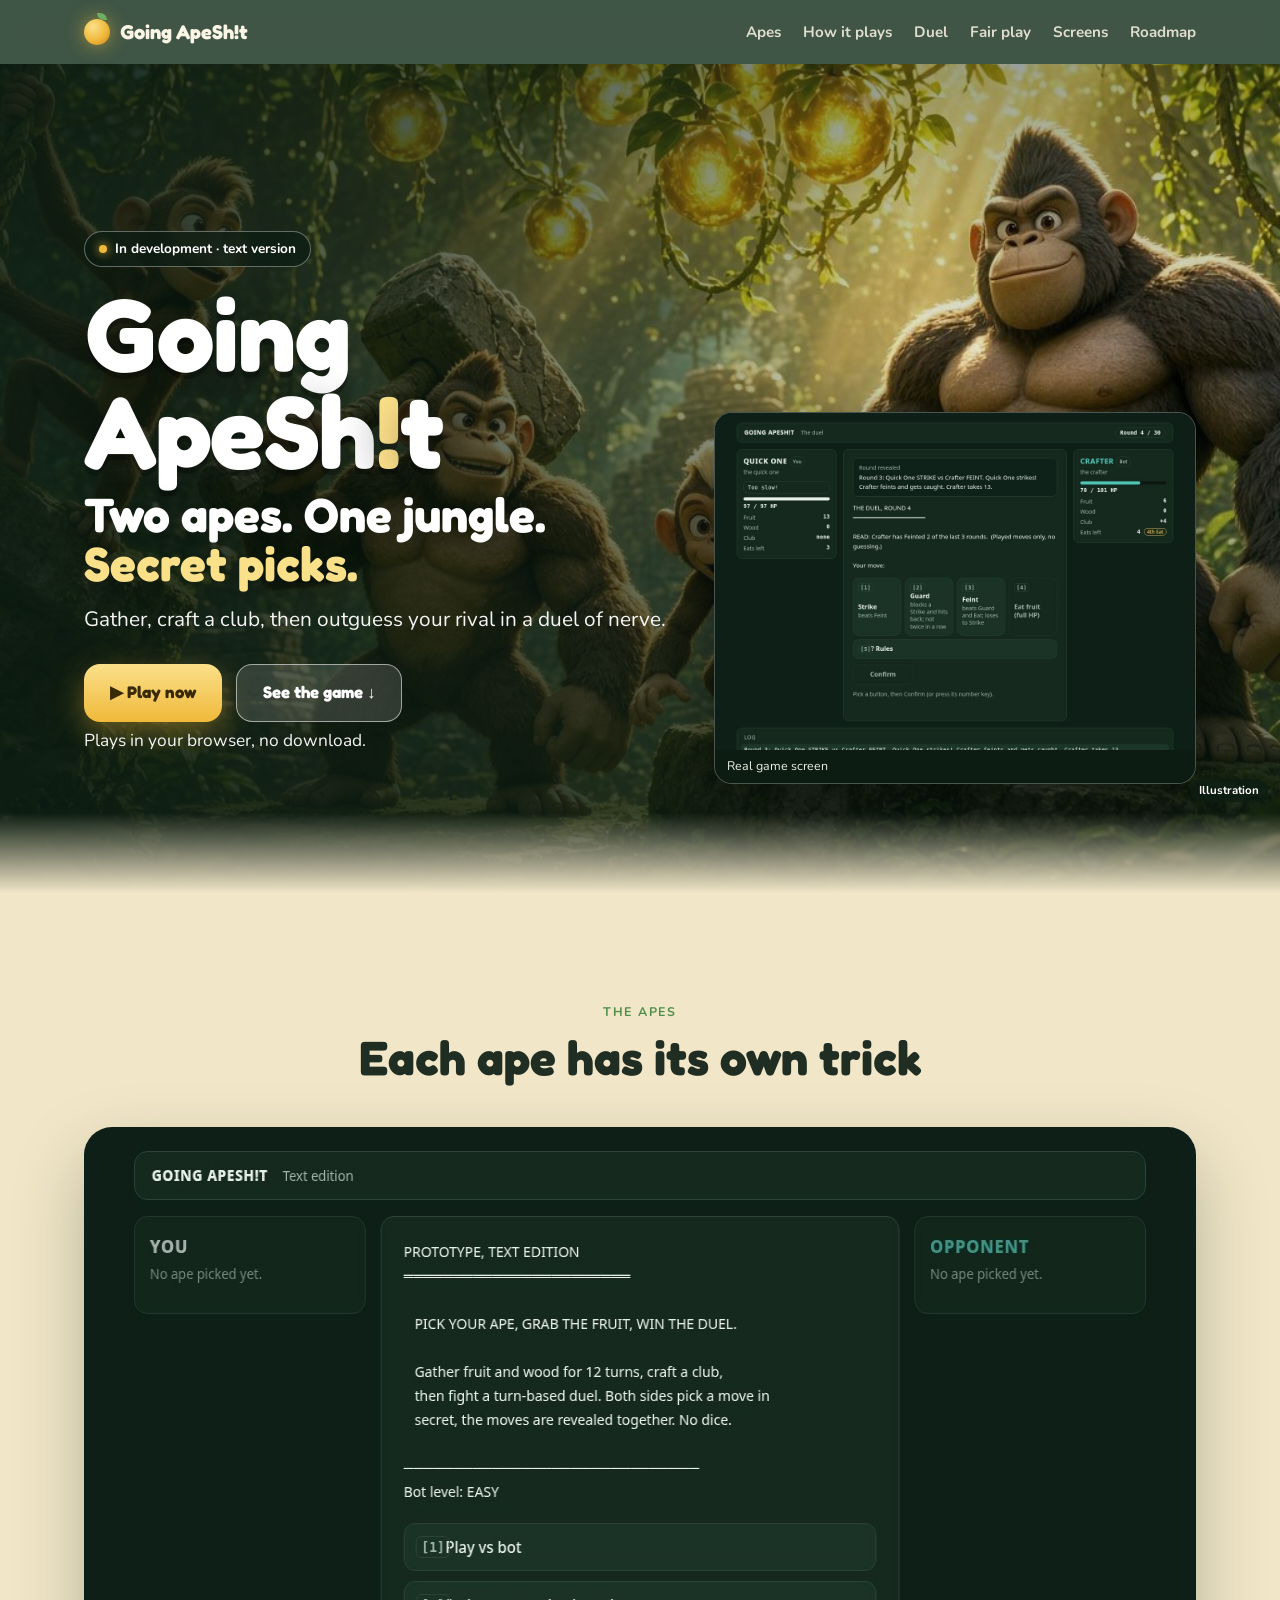
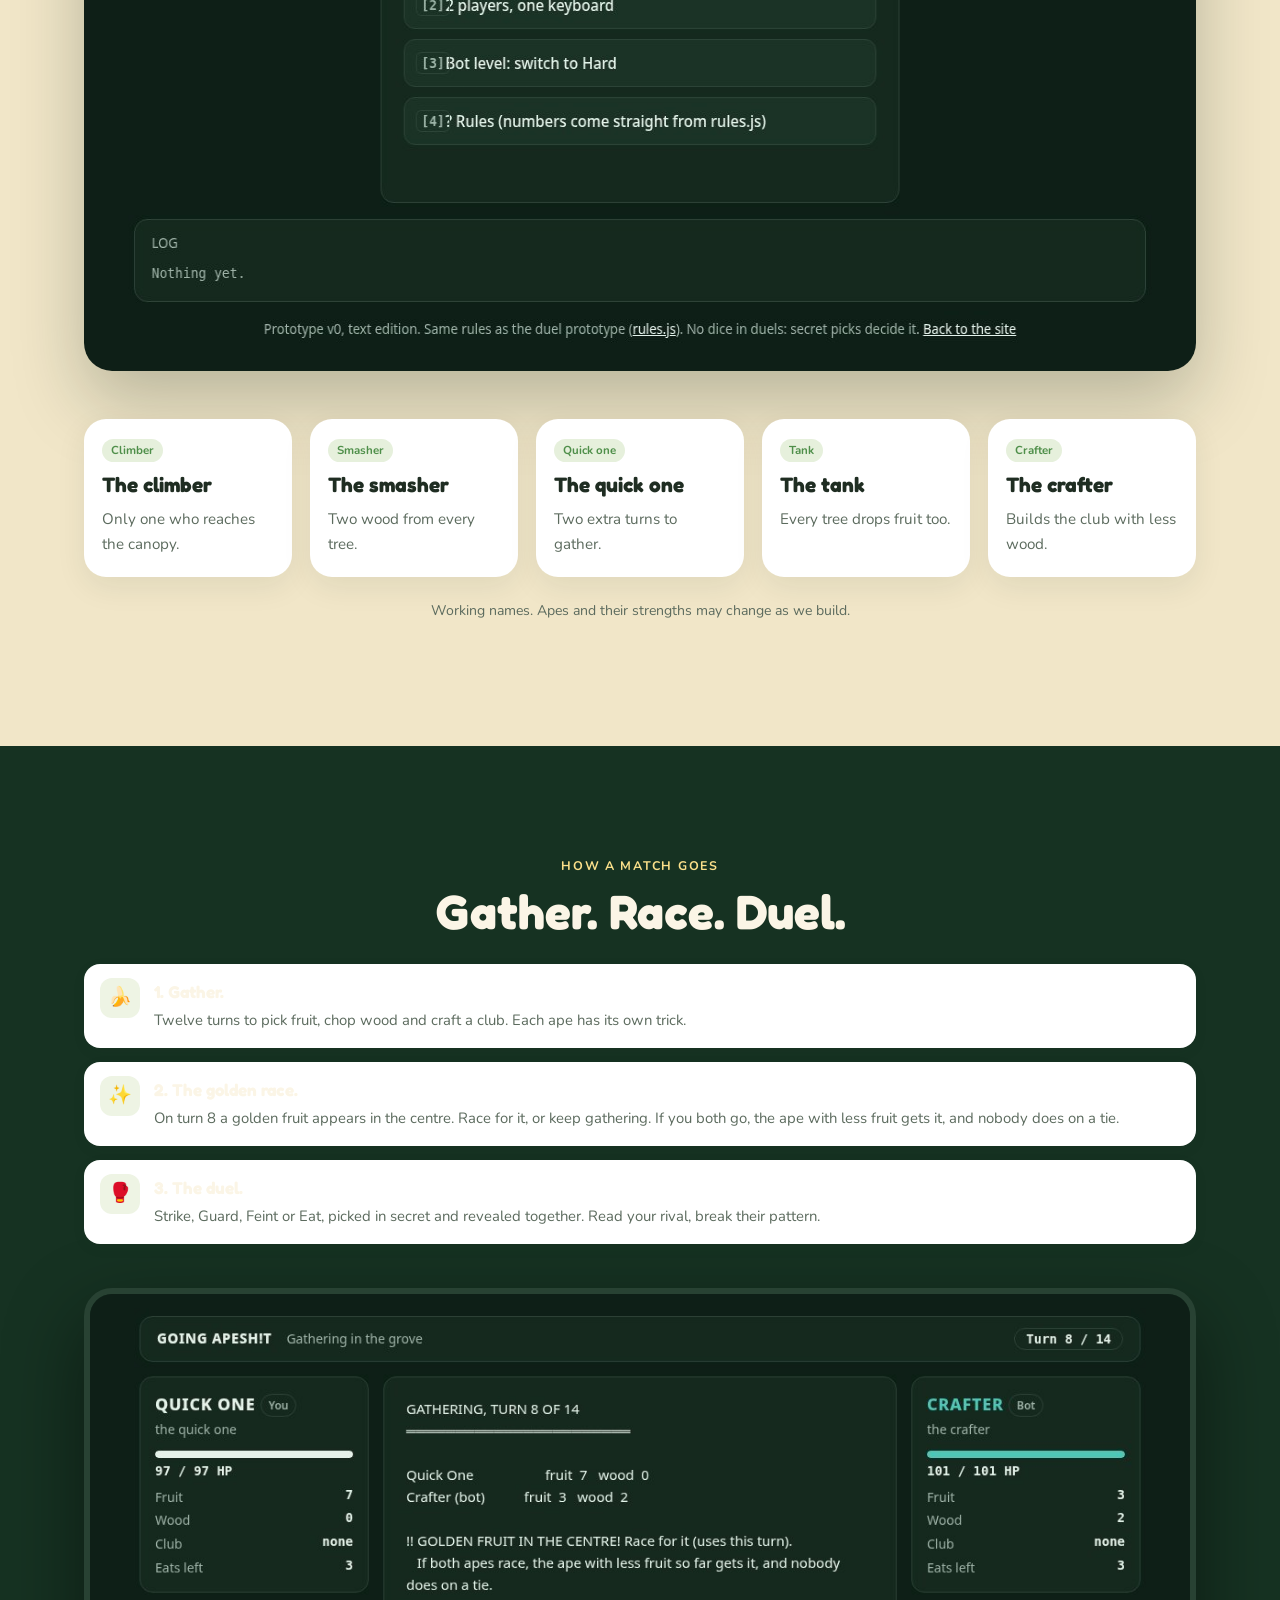
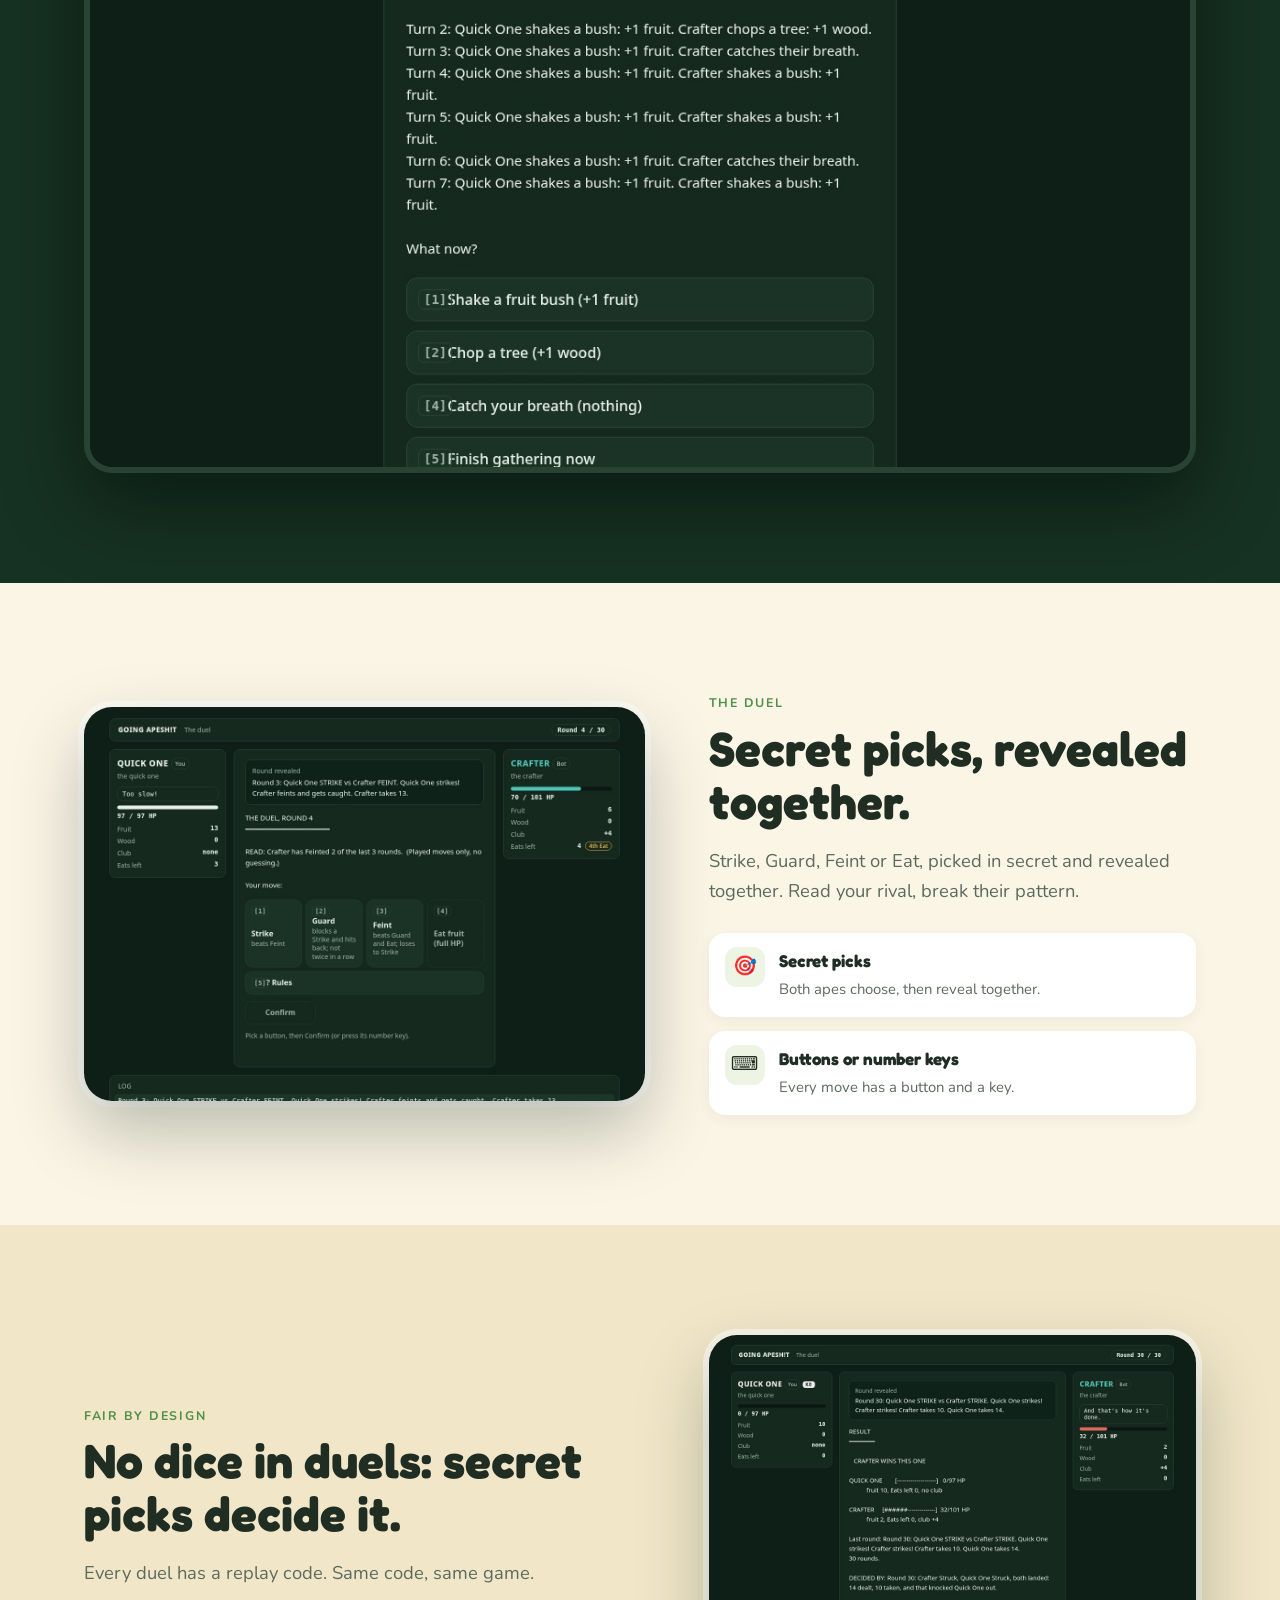
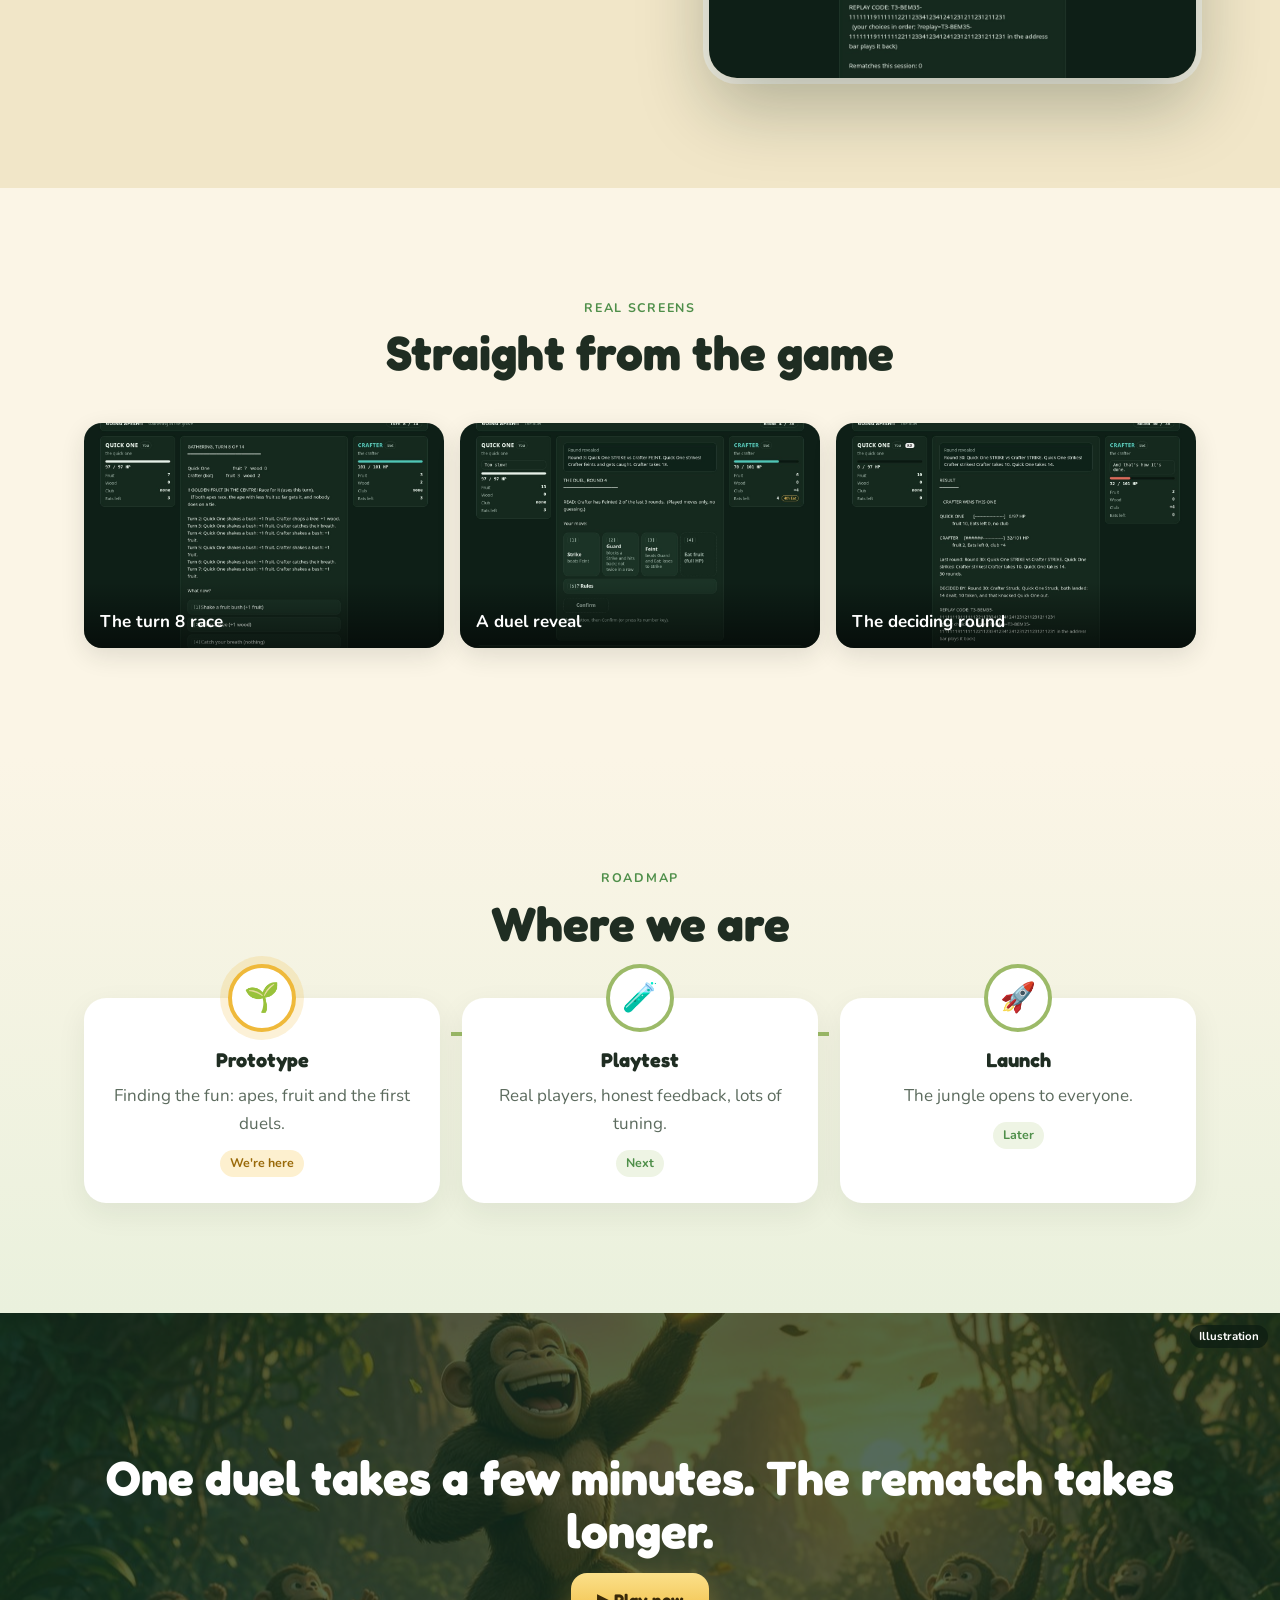
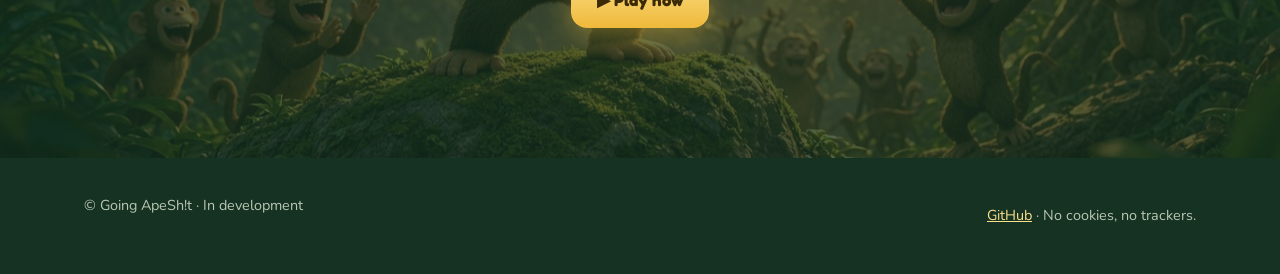
<file: index.html>
<!doctype html>
<html lang="en">
<head>
<meta charset="utf-8">
<meta name="viewport" content="width=device-width,initial-scale=1">
<title>Going ApeSh!t</title>
<meta name="description" content="Two apes. One jungle. Secret picks. A text duel game that plays in your browser, no download.">
<meta property="og:type" content="website">
<meta property="og:url" content="https://carl-walker-pm.github.io/ape/">
<meta property="og:title" content="Going ApeSh!t">
<meta property="og:description" content="Two apes. One jungle. Secret picks. A text duel game that plays in your browser, no download.">
<meta property="og:image" content="https://carl-walker-pm.github.io/ape/assets/img/text/menu.jpg">
<meta property="og:image:width" content="1200">
<meta property="og:image:height" content="844">
<meta name="twitter:card" content="summary_large_image">
<meta name="twitter:title" content="Going ApeSh!t">
<meta name="twitter:description" content="Two apes. One jungle. Secret picks. A text duel game that plays in your browser, no download.">
<meta name="twitter:image" content="https://carl-walker-pm.github.io/ape/assets/img/text/menu.jpg">
<link rel="preload" href="assets/fonts/Fredoka-700.woff2" as="font" type="font/woff2" crossorigin>
<link rel="stylesheet" href="assets/fonts/fonts.css">
<style>
.brand,a.tap{min-height:44px;display:inline-flex;align-items:center}
:root{--deep:#163222;--jungle:#24513a;--leaf:#4f8f4a;--moss:#9cba68;--cream:#fbf5e6;--sand:#f1e6c8;--gold:#efb93a;--gold2:#fbe08a;--ink:#1f2d22;--soft:#5c6b5e;--r:22px}
*{box-sizing:border-box}html{scroll-behavior:smooth}
body{margin:0;font-family:Nunito,system-ui,sans-serif;color:var(--ink);background:var(--cream);line-height:1.65;font-size:17px}
h1,h2,h3,.brand,.btn{font-family:Fredoka,Nunito,sans-serif}
img{max-width:100%;display:block}
a{color:inherit}
.wrap{max-width:1160px;margin:0 auto;padding:0 24px}
/* nav */
nav{position:sticky;top:0;z-index:50;background:rgba(22,50,34,.82);backdrop-filter:blur(10px);-webkit-backdrop-filter:blur(10px);color:var(--cream)}
nav .wrap{display:flex;align-items:center;gap:24px;height:64px}
.brand{font-weight:700;font-size:1.25rem;text-decoration:none;display:flex;align-items:center;gap:10px}
.brand i{position:relative;width:26px;height:26px;border-radius:50%;background:radial-gradient(circle at 35% 30%,var(--gold2),var(--gold) 55%,#c9831f);display:inline-block;box-shadow:0 0 18px rgba(239,185,58,.6)}
nav ul{display:flex;gap:22px;list-style:none;margin:0 0 0 auto;padding:0}
nav ul a{text-decoration:none;font-weight:700;font-size:.95rem;opacity:.85}nav ul a:hover{opacity:1;color:var(--gold2)}
@media(max-width:820px){nav ul{display:none}}
/* hero */
.hero{position:relative;min-height:92vh;display:flex;align-items:flex-end;color:#fff;background:#163222 url(assets/img/hero.jpg) center 35%/cover no-repeat;background-attachment:fixed;overflow:hidden}
@media(max-width:900px),(hover:none){.hero{background-attachment:scroll}}
.hero:after{content:"";position:absolute;left:0;right:0;bottom:-1px;height:80px;background:linear-gradient(transparent,var(--sand))}
.hero:before{content:"";position:absolute;inset:0;background:linear-gradient(90deg,rgba(12,28,18,.85) 0%,rgba(12,28,18,.55) 42%,rgba(12,28,18,.1) 72%),linear-gradient(180deg,rgba(12,28,18,.35) 0%,rgba(12,28,18,0) 35%,rgba(12,28,18,.8) 100%)}
.hero .wrap{position:relative;z-index:2;padding-bottom:12vh;width:100%}
.pill{display:inline-flex;gap:8px;align-items:center;background:rgba(255,255,255,.16);border:1px solid rgba(255,255,255,.3);padding:6px 14px;border-radius:99px;font-weight:700;font-size:.85rem;backdrop-filter:blur(6px)}
.pill b{width:8px;height:8px;border-radius:50%;background:var(--gold);box-shadow:0 0 10px var(--gold)}
.hero h1{font-size:clamp(2.6rem,6.4vw,5.2rem);line-height:1.02;margin:18px 0 14px;max-width:900px;text-shadow:0 4px 30px rgba(0,0,0,.35)}
.hero h1 em{font-style:normal;color:var(--gold2)}
.hero p{font-size:clamp(1.05rem,2vw,1.3rem);max-width:620px;margin:0 0 28px;opacity:.95}
.btns{display:flex;gap:14px;flex-wrap:wrap}
.btn{display:inline-flex;align-items:center;gap:10px;font-weight:600;font-size:1.05rem;text-decoration:none;padding:14px 26px;border-radius:16px;transition:transform .2s,box-shadow .2s}
.btn:hover{transform:translateY(-2px)}
.btn.gold{background:linear-gradient(180deg,var(--gold2),var(--gold));color:#3a2a08;box-shadow:0 10px 30px rgba(239,185,58,.4)}
.btn.ghost{background:rgba(255,255,255,.14);color:#fff;border:1.5px solid rgba(255,255,255,.55)}
/* sections */
section{padding:110px 0}
.eyebrow{font-weight:800;letter-spacing:.14em;text-transform:uppercase;font-size:.78rem;color:var(--leaf)}
h2{font-size:clamp(2rem,4vw,3rem);line-height:1.1;margin:8px 0 16px}
.lead{font-size:1.15rem;color:var(--soft);max-width:640px}
.center{text-align:center}.center .lead{margin:0 auto}
/* apes */
#apes{background:var(--sand)}
.apes{display:grid;grid-template-columns:repeat(5,1fr);gap:18px;margin-top:48px}
@media(max-width:980px){.apes{grid-template-columns:repeat(2,1fr)}}
.ape{background:#fff;border-radius:var(--r);overflow:hidden;box-shadow:0 10px 30px rgba(31,45,34,.08);transition:transform .25s,box-shadow .25s}
.ape:hover{transform:translateY(-6px) rotate(-.6deg);box-shadow:0 18px 40px rgba(31,45,34,.16)}
.ape img{aspect-ratio:1;object-fit:cover;width:100%}
.ape div{padding:16px 18px 20px}.ape h3{margin:0;font-size:1.3rem}.ape p{margin:4px 0 0;color:var(--soft);font-size:.95rem}
.tag{display:inline-block;font-size:.72rem;font-weight:800;color:var(--leaf);background:#e6f0dc;border-radius:99px;padding:2px 9px;margin-bottom:6px}
.note{margin-top:22px;font-size:.88rem;color:var(--soft)}
/* world */
#world{background:var(--deep);color:var(--cream)}
#world .eyebrow{color:var(--gold2)}#world .lead{color:#cfdcc9}
.mapframe{margin-top:44px;border-radius:28px;overflow:hidden;box-shadow:0 30px 80px rgba(0,0,0,.45);border:6px solid rgba(255,255,255,.08)}
/* split */
.split{display:grid;grid-template-columns:1.15fr 1fr;gap:64px;align-items:center}
.split.rev .media{order:2}
@media(max-width:900px){.split{grid-template-columns:1fr;gap:32px}.split.rev .media{order:0}}
.media{border-radius:28px;overflow:hidden;box-shadow:0 30px 70px rgba(16,36,22,.28),0 0 0 6px rgba(255,255,255,.6)}.media img{transition:transform .6s}.media:hover img{transform:scale(1.04)}
.feats{list-style:none;padding:0;margin:26px 0 0;display:grid;gap:14px}
.feats li{display:flex;gap:14px;align-items:flex-start;background:#fff;border-radius:16px;padding:14px 16px;box-shadow:0 4px 14px rgba(31,45,34,.06)}
.feats li span{flex:none;width:40px;height:40px;border-radius:12px;display:grid;place-items:center;font-size:1.2rem;background:#eef4e4}
.feats b{display:block;font-family:Fredoka,sans-serif;font-weight:600}
.feats small{color:var(--soft);font-size:.93rem}
#rpg{background:var(--sand)}
/* gallery */
.gallery{display:grid;grid-template-columns:repeat(3,1fr);gap:16px;margin-top:44px}
@media(max-width:900px){.gallery{grid-template-columns:repeat(2,1fr)}}
.gallery a{display:block;border-radius:18px;overflow:hidden;position:relative;box-shadow:0 8px 24px rgba(31,45,34,.12)}
.gallery img{aspect-ratio:16/10;object-fit:cover;width:100%;transition:transform .5s}
.gallery a:hover img{transform:scale(1.08)}.gallery a{transition:box-shadow .3s,transform .3s}.gallery a:hover{transform:translateY(-4px);box-shadow:0 18px 40px rgba(31,45,34,.25)}
.gallery figcaption{position:absolute;left:0;right:0;bottom:0;padding:26px 16px 12px;color:#fff;font-weight:700;background:linear-gradient(transparent,rgba(0,0,0,.55))}
.lb{position:fixed;inset:0;z-index:100;background:rgba(10,20,12,.9);display:none;align-items:center;justify-content:center;padding:4vw}
.lb:target{display:flex}
.lb img{max-height:86vh;border-radius:16px;box-shadow:0 30px 80px rgba(0,0,0,.6)}
.lb .x{position:absolute;inset:0}
.lb .close{position:absolute;top:20px;right:28px;color:#fff;font-size:2.2rem;text-decoration:none;line-height:1}
.lb p{position:absolute;bottom:18px;left:0;right:0;text-align:center;color:#e8e3d2;margin:0}
/* roadmap */
#roadmap{background:linear-gradient(180deg,var(--cream),#eaf1dd)}
.road{display:grid;grid-template-columns:repeat(3,1fr);gap:22px;margin-top:48px;position:relative}
.road:before{content:"";position:absolute;top:34px;left:12%;right:12%;height:4px;background:repeating-linear-gradient(90deg,var(--moss) 0 14px,transparent 14px 26px)}
@media(max-width:800px){.road{grid-template-columns:1fr}.road:before{display:none}}
.step{background:#fff;border-radius:var(--r);padding:26px;text-align:center;position:relative;box-shadow:0 10px 30px rgba(31,45,34,.07)}
.step .dot{width:68px;height:68px;margin:-60px auto 12px;border-radius:50%;display:grid;place-items:center;font-size:1.8rem;background:#fff;border:4px solid var(--moss)}
.step.now .dot{border-color:var(--gold);box-shadow:0 0 0 8px rgba(239,185,58,.2)}
.step h3{margin:0 0 6px}.step p{margin:0;color:var(--soft)}
.step .st{display:inline-block;margin-top:12px;font-size:.78rem;font-weight:800;padding:3px 10px;border-radius:99px;background:#eef4e4;color:var(--leaf)}
.step.now .st{background:#fdf0cf;color:#9a6a0a}
/* cta */
.cta{position:relative;color:#fff;text-align:center;padding:130px 0;background:#24513a url(assets/img/shot-victory.jpg) center/cover}
.cta:before{content:"";position:absolute;inset:0;background:rgba(22,50,34,.72)}
.cta .wrap{position:relative}.cta .lead{color:#e3eadb;margin:0 auto 30px}
footer{background:var(--deep);color:#b9c7b4;padding:36px 0;font-size:.9rem}
footer .wrap{display:flex;justify-content:space-between;gap:16px;flex-wrap:wrap}
footer a{color:var(--gold2)}
/* fade-ins */
.reveal{animation:rise linear both;animation-timeline:view();animation-range:entry 0% cover 28%}
@keyframes rise{from{opacity:0;transform:translateY(40px)}to{opacity:1;transform:none}}
@media(prefers-reduced-motion:reduce){.reveal{animation:none}html{scroll-behavior:auto}}
.brand i:after{content:"";position:absolute;top:-6px;left:13px;width:10px;height:7px;border-radius:0 8px 0 8px;background:#6fae63}
.lineup{margin:44px 0 0;border-radius:28px;overflow:hidden;box-shadow:0 30px 70px rgba(16,36,22,.25)}
.hero .gametitle{max-width:none;opacity:1;font-family:Fredoka,sans-serif;font-weight:700;font-size:clamp(3rem,8vw,6.5rem);line-height:.95;margin:18px 0 0;letter-spacing:-.01em;color:#fff;text-shadow:0 6px 0 rgba(0,0,0,.25),0 10px 40px rgba(0,0,0,.4)}.gametitle span{color:var(--gold2)}
.hero h1{font-size:clamp(1.8rem,3.8vw,3rem)!important;margin-top:10px!important}
/* hero: real screen next to the title; art captioned as illustration */
.herogrid{display:grid;grid-template-columns:1.1fr .9fr;gap:40px;align-items:end}
.heroshot{margin:0;border-radius:18px;overflow:hidden;box-shadow:0 24px 60px rgba(0,0,0,.45);border:1px solid rgba(255,255,255,.25);background:#0c1c12}
.heroshot img{display:block;width:100%;height:auto}.heroshot figcaption{font-size:.78rem;padding:6px 12px;color:#e9efe4;background:#0c1c12}
.illus{position:absolute;z-index:3;right:12px;bottom:90px;font-size:.72rem;font-weight:700;color:#fff;background:rgba(12,28,18,.75);padding:2px 9px;border-radius:99px}
.cta .illus{top:12px;bottom:auto}
.pill{background:rgba(12,28,18,.72)!important;border-color:rgba(255,255,255,.35)!important}
@media(max-width:900px){.herogrid{grid-template-columns:1fr;gap:24px}
 .hero:before{background:linear-gradient(180deg,rgba(12,28,18,.55) 0%,rgba(12,28,18,.85) 30%,rgba(12,28,18,.85) 100%)!important}
 .hero p,.hero h1,.hero .gametitle{text-shadow:0 2px 12px rgba(0,0,0,.6)}}
</style>
</head>
<body>
<nav><div class="wrap">
<a class="brand" href="#top"><i></i>Going ApeSh!t</a>
<ul><li><a href="#apes">Apes</a></li><li><a href="#world">How it plays</a></li><li><a href="#pvp">Duel</a></li><li><a href="#rpg">Fair play</a></li><li><a href="#art">Screens</a></li><li><a href="#roadmap">Roadmap</a></li></ul>
</div></nav>

<header class="hero" id="top" aria-label="Going ApeSh!t (background: illustration)"><span class="illus">Illustration</span><div class="wrap"><div class="herogrid"><div>
<span class="pill"><b></b>In development · text version</span>
<p class="gametitle">Going ApeSh<span>!</span>t</p>
<h1>Two apes. One jungle. <em>Secret picks.</em></h1>
<p>Gather, craft a club, then outguess your rival in a duel of nerve.</p>
<div class="btns">
<a class="btn gold" href="./text/">▶ Play now</a>
<a class="btn ghost" href="#world">See the game ↓</a>
</div>
<p><small>Plays in your browser, no download.</small></p>
</div>
<figure class="heroshot"><img src="assets/img/text/duel.jpg" alt="Real game screen: a duel reveal in the text version, with a speech bubble on an ape card" width="1200" height="844"><figcaption>Real game screen</figcaption></figure>
</div></div></header>

<section id="apes"><div class="wrap">
<div class="center reveal"><div class="eyebrow">The apes</div><h2>Each ape has its own trick</h2></div>
<div class="lineup reveal"><img src="assets/img/text/menu.jpg" alt="The game's start menu: a framed text screen with numbered buttons to start a match" loading="lazy" width="1200" height="844"></div>
<div class="apes">
<article class="ape reveal"><div><span class="tag">Climber</span><h3>The climber</h3><p>Only one who reaches the canopy.</p></div></article>
<article class="ape reveal"><div><span class="tag">Smasher</span><h3>The smasher</h3><p>Two wood from every tree.</p></div></article>
<article class="ape reveal"><div><span class="tag">Quick one</span><h3>The quick one</h3><p>Two extra turns to gather.</p></div></article>
<article class="ape reveal"><div><span class="tag">Tank</span><h3>The tank</h3><p>Every tree drops fruit too.</p></div></article>
<article class="ape reveal"><div><span class="tag">Crafter</span><h3>The crafter</h3><p>Builds the club with less wood.</p></div></article>
</div>
<p class="note center">Working names. Apes and their strengths may change as we build.</p>
</div></section>

<section id="world"><div class="wrap">
<div class="center reveal"><div class="eyebrow">How a match goes</div><h2>Gather. Race. Duel.</h2></div>
<ul class="feats reveal">
<li><span>🍌</span><div><b>1. Gather.</b><small>Twelve turns to pick fruit, chop wood and craft a club. Each ape has its own trick.</small></div></li>
<li><span>✨</span><div><b>2. The golden race.</b><small>On turn 8 a golden fruit appears in the centre. Race for it, or keep gathering. If you both go, the ape with less fruit gets it, and nobody does on a tie.</small></div></li>
<li><span>🥊</span><div><b>3. The duel.</b><small>Strike, Guard, Feint or Eat, picked in secret and revealed together. Read your rival, break their pattern.</small></div></li>
</ul>
<div class="mapframe reveal"><img src="assets/img/text/golden-race.jpg" alt="Gathering screen on turn 8: two ape cards with fruit and wood counts, and a golden fruit option to race for in the centre" loading="lazy"></div>
</div></section>

<section id="pvp"><div class="wrap split">
<div class="media reveal"><img src="assets/img/text/duel.jpg" alt="Duel screen: both apes' cards with health bars, the last reveal, and buttons for Strike, Guard, Feint and Eat" loading="lazy"></div>
<div class="reveal"><div class="eyebrow">The duel</div><h2>Secret picks, revealed together.</h2>
<p class="lead">Strike, Guard, Feint or Eat, picked in secret and revealed together. Read your rival, break their pattern.</p>
<ul class="feats">
<li><span>🎯</span><div><b>Secret picks</b><small>Both apes choose, then reveal together.</small></div></li>
<li><span>⌨️</span><div><b>Buttons or number keys</b><small>Every move has a button and a key.</small></div></li>
</ul></div>
</div></section>

<section id="rpg"><div class="wrap split rev">
<div class="media reveal"><img src="assets/img/text/result.jpg" alt="End screen: the winner, what decided the duel, and a replay code to play the same game again" loading="lazy"></div>
<div class="reveal"><div class="eyebrow">Fair by design</div><h2>No dice in duels: secret picks decide it.</h2>
<p class="lead">Every duel has a replay code. Same code, same game.</p>
</div>
</div></section>

<section id="art"><div class="wrap">
<div class="center reveal"><div class="eyebrow">Real screens</div><h2>Straight from the game</h2></div>
<div class="gallery">
<figure class="reveal" style="margin:0"><a href="#lb1"><img src="assets/img/text/golden-race.jpg" alt="Gathering screen on turn 8 with the golden fruit race" loading="lazy"><figcaption>The turn 8 race</figcaption></a></figure>
<figure class="reveal" style="margin:0"><a href="#lb2"><img src="assets/img/text/duel.jpg" alt="Duel screen with the last reveal and the four move buttons" loading="lazy"><figcaption>A duel reveal</figcaption></a></figure>
<figure class="reveal" style="margin:0"><a href="#lb3"><img src="assets/img/text/result.jpg" alt="End screen showing what decided the duel and the replay code" loading="lazy"><figcaption>The deciding round</figcaption></a></figure>
</div>
</div></section>
<div class="lb" id="lb1"><a class="x" href="#art" aria-label="Close"></a><img src="assets/img/text/golden-race.jpg" alt="Gathering screen on turn 8 with the golden fruit race"><a class="close" href="#art" aria-label="Close">×</a><p>Text version, in development</p></div>
<div class="lb" id="lb2"><a class="x" href="#art" aria-label="Close"></a><img src="assets/img/text/duel.jpg" alt="Duel screen with the last reveal and the four move buttons"><a class="close" href="#art" aria-label="Close">×</a><p>Text version, in development</p></div>
<div class="lb" id="lb3"><a class="x" href="#art" aria-label="Close"></a><img src="assets/img/text/result.jpg" alt="End screen showing what decided the duel and the replay code"><a class="close" href="#art" aria-label="Close">×</a><p>Text version, in development</p></div>

<section id="roadmap"><div class="wrap">
<div class="center reveal"><div class="eyebrow">Roadmap</div><h2>Where we are</h2></div>
<div class="road">
<div class="step now reveal"><div class="dot">🌱</div><h3>Prototype</h3><p>Finding the fun: apes, fruit and the first duels.</p><span class="st">We're here</span></div>
<div class="step reveal"><div class="dot">🧪</div><h3>Playtest</h3><p>Real players, honest feedback, lots of tuning.</p><span class="st">Next</span></div>
<div class="step reveal"><div class="dot">🚀</div><h3>Launch</h3><p>The jungle opens to everyone.</p><span class="st">Later</span></div>
</div>
</div></section>

<section class="cta" aria-label="Play now (background: illustration)"><span class="illus">Illustration</span><div class="wrap reveal">
<h2>One duel takes a few minutes. The rematch takes longer.</h2>
<a class="btn gold" href="./text/">▶ Play now</a>
</div></section>

<footer><div class="wrap">
<span>© Going ApeSh!t · In development</span>
<span><a class="tap" href="https://github.com/Carl-Walker-pm/ape">GitHub</a> · No cookies, no trackers.</span>
</div></footer>
</body>
</html>
</file>
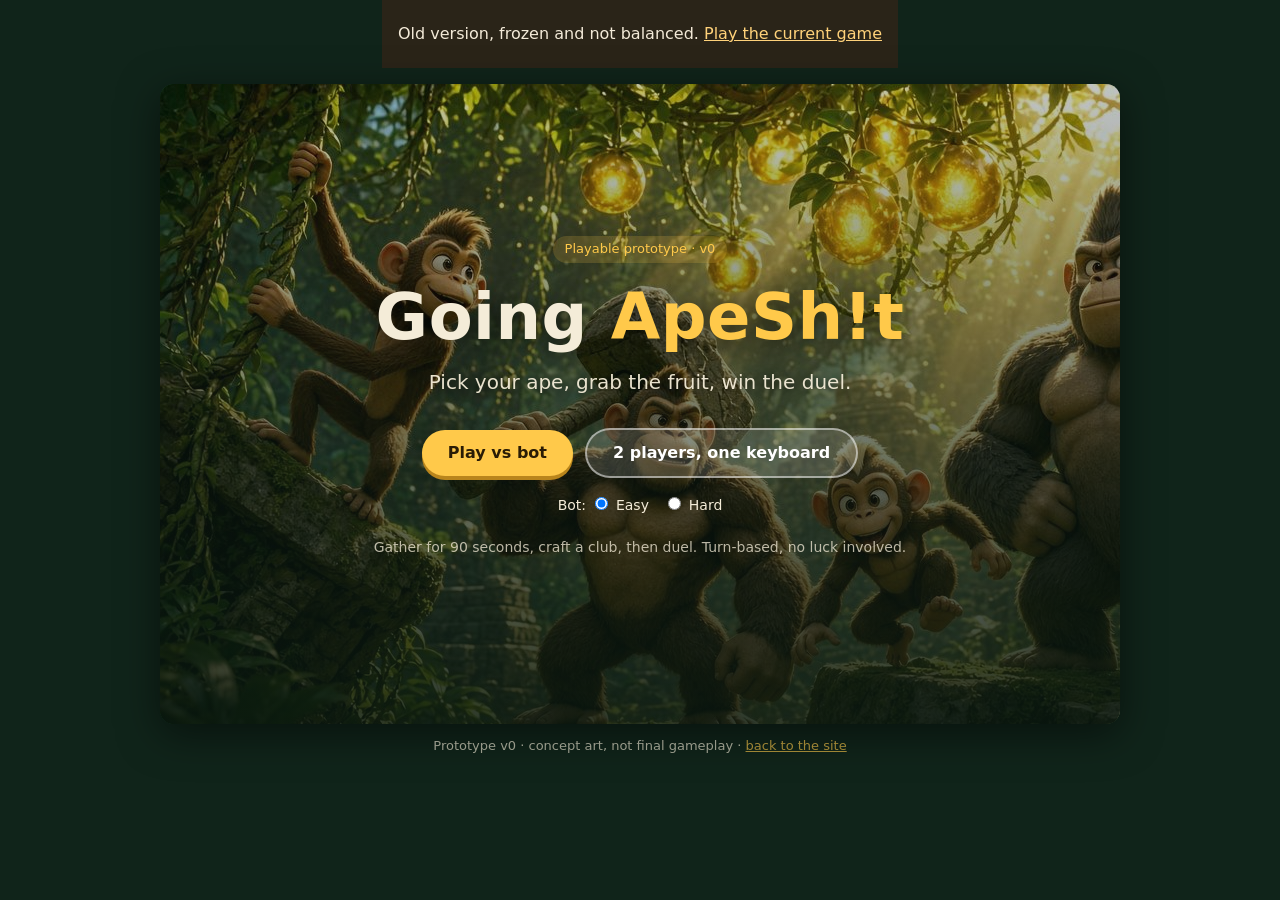
<file: play/index.html>
<!doctype html>
<html lang="en"><head><meta charset="utf-8">
<meta name="viewport" content="width=device-width,initial-scale=1">
<title>Going ApeSh!t: playable prototype</title>
<meta name="robots" content="noindex">
<link rel="stylesheet" href="style.css">
</head><body><div role="note" style="background:#2a2418;color:#f3ead8;padding:12px 16px;font:16px/1.4 system-ui,sans-serif;text-align:center">Old version, frozen and not balanced. <a href="../text/" style="color:#ffd27a;min-height:44px;display:inline-flex;align-items:center">Play the current game</a></div>
<div id="app">
  <canvas id="cv" width="960" height="640"></canvas>
  <div id="hud" class="hidden"></div>
  <div id="ui"></div>
</div>
<p class="foot">Prototype v0 · concept art, not final gameplay · <a href="../">back to the site</a></p>
<script src="rules.js"></script>
<script src="game.js"></script>
</body></html>
</file>
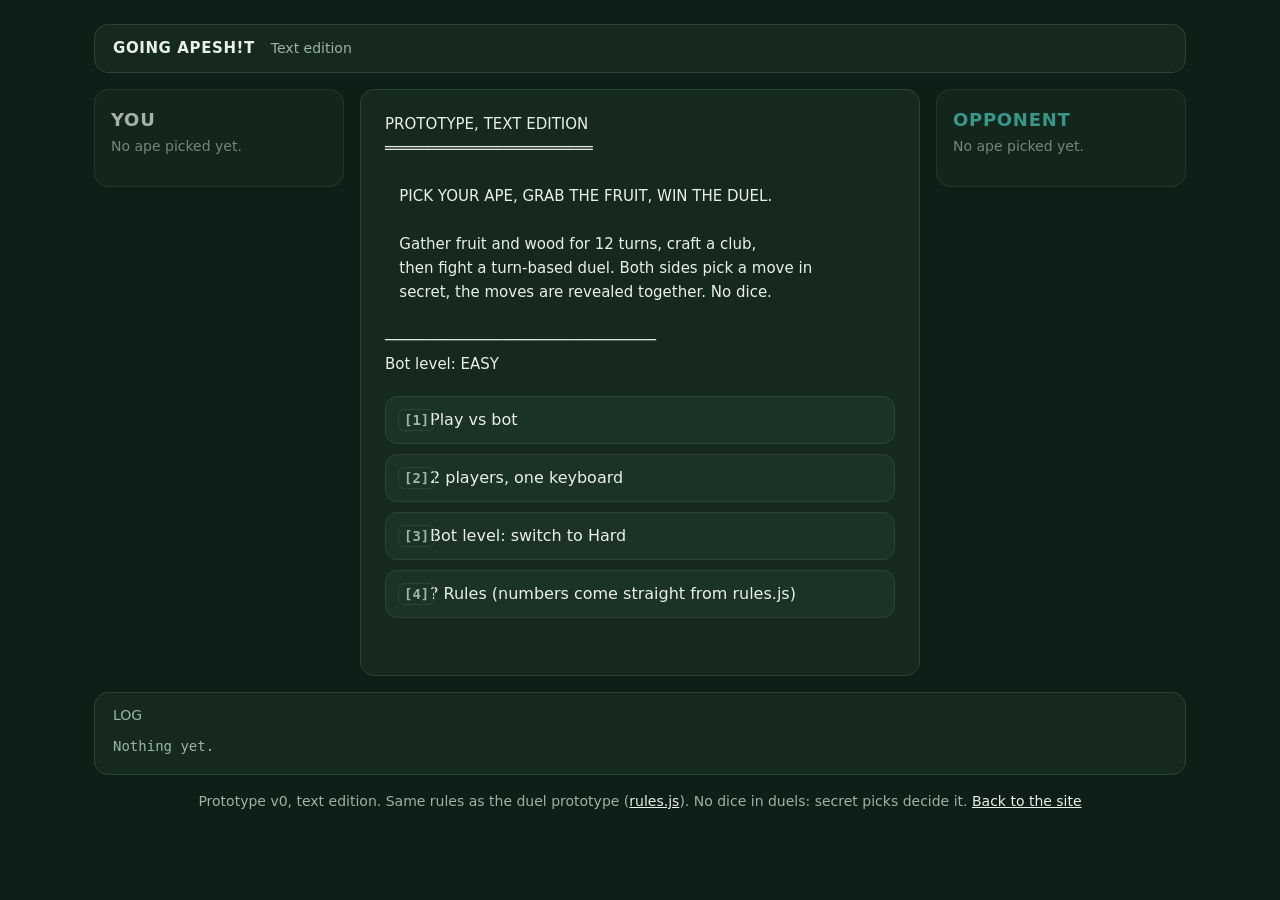
<file: text/index.html>
<!doctype html>
<html lang="en"><head><meta charset="utf-8">
<meta name="viewport" content="width=device-width,initial-scale=1">
<title>Going ApeSh!t: text edition (prototype)</title>
<meta name="robots" content="noindex">
<link rel="stylesheet" href="ui.css">
</head><body>
<div id="app">
  <header id="bar"><span id="brand">GOING APESH!T</span><span id="where"></span><span id="counter" aria-live="polite"></span></header>
  <aside id="me" class="card" aria-label="Your ape"></aside>
  <main id="centre" class="panel">
    <div id="reveal" hidden></div>
    <pre id="out" aria-live="polite"></pre>
    <div id="menu" role="group" aria-label="Choices"></div>
    <div id="confirmRow" hidden><button id="confirm" type="button" disabled>Confirm</button><span id="picked"></span></div>
    <div id="note" role="alert"></div>
  </main>
  <aside id="op" class="card" aria-label="Opponent"></aside>
  <section id="logbox" class="panel" aria-label="Log"><div class="ptitle">LOG</div><ol id="log"></ol></section>
  <footer>Prototype v0, text edition. Same rules as the duel prototype (<a href="../play/rules.js">rules.js</a>). No dice in duels: secret picks decide it. <a href="../">Back to the site</a></footer>
</div>
<script src="../play/rules.js"></script>
<script src="../sim/zones-core.js"></script>
<script src="gather.js"></script>
<script src="text.js"></script>
</body></html>
</file>
<file: assets/fonts/fonts.css>
@font-face {
  font-family: 'Fredoka';
  font-style: normal;
  font-weight: 500;
  font-stretch: 100%;
  font-display: swap;
  src: url(Fredoka-500.woff2) format('woff2');
  unicode-range: U+0000-00FF, U+0131, U+0152-0153, U+02BB-02BC, U+02C6, U+02DA, U+02DC, U+0304, U+0308, U+0329, U+2000-206F, U+20AC, U+2122, U+2191, U+2193, U+2212, U+2215, U+FEFF, U+FFFD;
}
@font-face {
  font-family: 'Fredoka';
  font-style: normal;
  font-weight: 700;
  font-stretch: 100%;
  font-display: swap;
  src: url(Fredoka-700.woff2) format('woff2');
  unicode-range: U+0000-00FF, U+0131, U+0152-0153, U+02BB-02BC, U+02C6, U+02DA, U+02DC, U+0304, U+0308, U+0329, U+2000-206F, U+20AC, U+2122, U+2191, U+2193, U+2212, U+2215, U+FEFF, U+FFFD;
}
@font-face {
  font-family: 'Nunito';
  font-style: normal;
  font-weight: 400;
  font-display: swap;
  src: url(Nunito-400.woff2) format('woff2');
  unicode-range: U+0000-00FF, U+0131, U+0152-0153, U+02BB-02BC, U+02C6, U+02DA, U+02DC, U+0304, U+0308, U+0329, U+2000-206F, U+20AC, U+2122, U+2191, U+2193, U+2212, U+2215, U+FEFF, U+FFFD;
}
@font-face {
  font-family: 'Nunito';
  font-style: normal;
  font-weight: 700;
  font-display: swap;
  src: url(Nunito-700.woff2) format('woff2');
  unicode-range: U+0000-00FF, U+0131, U+0152-0153, U+02BB-02BC, U+02C6, U+02DA, U+02DC, U+0304, U+0308, U+0329, U+2000-206F, U+20AC, U+2122, U+2191, U+2193, U+2212, U+2215, U+FEFF, U+FFFD;
}
</file>
<file: play/style.css>
*{box-sizing:border-box}
body{margin:0;background:#10241a;color:#f4ecd8;font:16px/1.4 system-ui,-apple-system,Segoe UI,Roboto,sans-serif;display:flex;flex-direction:column;align-items:center}
#app{position:relative;width:960px;height:640px;max-width:100vw;margin-top:16px;border-radius:14px;overflow:hidden;box-shadow:0 10px 40px rgba(0,0,0,.5);background:#1b3a28}
canvas{display:block;width:100%;height:100%}
#ui{position:absolute;inset:0;pointer-events:none}
#ui>*{pointer-events:auto}
.screen{position:absolute;inset:0;display:flex;flex-direction:column;align-items:center;justify-content:center;text-align:center;padding:24px}
.bg{background-size:cover;background-position:center}
.shade{background:linear-gradient(180deg,rgba(10,24,16,.25),rgba(10,24,16,.85))}
h1{font-size:64px;margin:0 0 6px;letter-spacing:.5px;text-shadow:0 4px 24px rgba(0,0,0,.6)}
h1 em{font-style:normal;color:#ffc94a}
h2{font-size:30px;margin:0 0 12px}
.sub{font-size:20px;opacity:.95;margin:0 0 26px;text-shadow:0 2px 10px rgba(0,0,0,.6)}
button{font:inherit;font-weight:700;cursor:pointer;border:0;border-radius:999px;padding:12px 26px;margin:6px;background:#ffc94a;color:#2a1c05;box-shadow:0 4px 0 #b9851c}
button.ghost{background:rgba(255,255,255,.14);color:#fff;box-shadow:none;border:2px solid rgba(255,255,255,.5)}
button:disabled{opacity:.45;cursor:default}
button:focus-visible{outline:3px solid #fff}
.apes{display:flex;gap:12px;justify-content:center;flex-wrap:wrap}
.ape{width:166px;background:rgba(14,30,20,.85);border:3px solid transparent;border-radius:14px;padding:8px;cursor:pointer;text-align:left;font-size:13px}
.ape:hover{border-color:rgba(255,201,74,.6)}
.ape.sel{border-color:#ffc94a}
.ape.taken{opacity:.5}
.ape img{width:100%;border-radius:10px;display:block}
.ape b{font-size:16px;display:block;margin:6px 0 2px}
.bars span{display:flex;align-items:center;gap:6px;margin:2px 0}
.bars i{display:inline-block;height:6px;background:#ffc94a;border-radius:3px}
.trick{color:#bfe6a8;margin-top:4px}
.panel{background:rgba(14,30,20,.92);border-radius:16px;padding:22px 28px;max-width:640px}
#hud{position:absolute;left:0;right:0;top:0;display:flex;justify-content:space-between;padding:8px 14px;font-weight:700;background:rgba(10,24,16,.65);font-size:15px;pointer-events:none}
.hidden{display:none!important}
.moves{display:flex;gap:8px;justify-content:center;flex-wrap:wrap}
.moves button{border-radius:12px;min-width:190px;padding:10px 16px}
.moves button small{display:block;font-weight:400;font-size:12px}
.log{font-size:15px;min-height:44px;margin:6px 0}
.duelbox{position:absolute;left:0;right:0;bottom:0;padding:10px;background:rgba(10,24,16,.88);text-align:center}
.foot{opacity:.6;font-size:13px}.foot a{color:#ffc94a}
.tag{display:inline-block;background:rgba(255,201,74,.18);color:#ffc94a;border-radius:999px;padding:4px 12px;font-size:13px;margin-bottom:10px}
table{margin:10px auto;border-collapse:collapse}td{padding:4px 14px;text-align:left}

.moves button.off{opacity:.45;filter:grayscale(1);cursor:not-allowed}
.log.warn{color:#ffb4a0;font-weight:700}

#toast{position:absolute;left:50%;top:120px;transform:translate(-50%,-10px);background:#3a1610;color:#ffe0d6;border:2px solid #ff9b80;border-radius:12px;padding:10px 18px;font-weight:700;opacity:0;transition:.2s;pointer-events:none;z-index:9}
#toast.show{opacity:1;transform:translate(-50%,0)}
</file>
<file: text/ui.css>
/* Going ApeSh!t text edition. Style: text/style-sheet (Kojima): "a jungle at night seen through a smartwatch".
   System fonts only, no image files, no canvas, no outside requests. Gold is reserved for the golden fruit. */
[hidden]{display:none!important}
:root{
  --page:#0E1F17; --card:#16291F; --line:#2A4535;
  --text:#E8F0EA; --muted:#9DB3A6; --teal:#4FC7B8; --gold:#E8B84A; --bad:#E06A5A;
  --r:14px; --gap:16px;
  --ui:system-ui,-apple-system,"Segoe UI",Roboto,sans-serif;
  --mono:ui-monospace,"SF Mono",Menlo,Consolas,monospace;
}
*{box-sizing:border-box}
html{background:var(--page)}
body{margin:0;color:var(--text);font:15px/1.55 var(--ui);-webkit-font-smoothing:antialiased}
#app{max-width:1140px;margin:0 auto;padding:24px;display:grid;gap:var(--gap);grid-template-columns:250px minmax(0,1fr) 250px;
  grid-template-areas:"bar bar bar" "me centre op" "log log log" "foot foot foot"}
.panel,.card,#bar{background:var(--card);border:1px solid var(--line);border-radius:var(--r)}
#bar{grid-area:bar;display:flex;align-items:center;gap:16px;padding:12px 18px}
#brand{font-weight:800;letter-spacing:.04em;font-size:15px;color:var(--text)}
#where{flex:1;color:var(--muted);font-size:14px}
#counter{font:600 14px var(--mono);color:var(--text);padding:3px 12px;border-radius:999px;border:1px solid var(--line)}
#counter:empty{display:none}
#me{grid-area:me}#op{grid-area:op}#centre{grid-area:centre;padding:22px 24px;min-width:0}#logbox{grid-area:log;overflow:hidden}
.card{padding:16px;align-self:start;transition:opacity .4s ease,border-color .2s ease}
.card h2{margin:0;font-size:18px;font-weight:800;letter-spacing:.04em;text-transform:uppercase;transition:transform .4s ease;transform-origin:left center}
#op h2{color:var(--teal)}
.card .tag{font:600 12px/1 var(--ui);letter-spacing:0;text-transform:none;color:var(--muted);border:1px solid var(--line);border-radius:999px;padding:3px 8px;vertical-align:middle}
.card .sub{font-size:14px;color:var(--muted);margin:2px 0 12px}
.card.empty{opacity:.7}
.bubble{font:14px var(--mono);margin:0 0 10px;padding:6px 10px;border-radius:10px;border:1px solid var(--line);max-width:100%;overflow-wrap:anywhere}
.hp{height:8px;border-radius:999px;background:#0b1812;overflow:hidden}
.hp i{display:block;height:100%;border-radius:inherit;background:var(--text);transition:width .18s ease-out}
#op .hp i{background:var(--teal)}
.hp.low i,#op .hp.low i{background:var(--bad)}
.hpn{margin:6px 0 10px;font:600 14px var(--mono)}
.card dl{margin:0;display:grid;grid-template-columns:1fr auto;gap:4px 10px;font-size:14px}
.card dt{color:var(--muted)}.card dd{margin:0;font:600 14px var(--mono);text-align:right}
.gold{color:var(--gold);border:1px solid var(--gold);border-radius:999px;padding:0 7px;font:600 12px/1.6 var(--ui)}
/* motion: meaning only (style sheet table) */
.card.jolt{animation:jolt .18s ease-out}
.card.flash{animation:flash .2s ease-out}
.card.ko{opacity:1}   /* knocked out: full-contrast text plus a KO label, no fade */
.kolabel{display:inline-block;font:700 12px var(--mono);padding:1px 7px;border-radius:6px;background:#f2f2f2;color:#111;letter-spacing:.06em;vertical-align:middle}
.card.win h2{transform:scale(1.05)}
@keyframes jolt{25%{transform:translateX(4px)}75%{transform:translateX(-4px)}}
@keyframes flash{0%,100%{border-color:var(--line)}40%{border-color:#fff}}
#reveal{margin:0 0 16px;padding:12px 14px;border-radius:10px;border:1px solid var(--line);background:#0f2219;font-size:15px}
#reveal small{display:block;color:var(--muted);font-size:14px;margin-bottom:2px}
#out{white-space:pre-wrap;word-break:break-word;margin:0;font:15px/1.6 var(--ui)}
#out .cue{color:var(--gold)}
#menu{margin:20px 0 0;display:flex;flex-direction:column;gap:10px}
#menu button,#confirm{position:relative;font:500 16px/1.3 var(--ui);color:var(--text);text-align:left;min-height:48px;padding:12px 18px 12px 44px;cursor:pointer;
  border-radius:12px;border:1px solid var(--line);background:#1b3226;transition:background-color .15s,border-color .15s}
#menu button .k{position:absolute;left:12px;top:50%;transform:translateY(-50%);font:600 14px/1 var(--mono);color:var(--muted);border:1px solid var(--line);border-radius:6px;padding:3px 5px}
#menu button .h{display:block;font-size:14px;color:var(--muted);font-weight:400;margin-top:2px}
#menu button:hover{border-color:#40644f;background:#203a2c}
#menu button:focus-visible,#confirm:focus-visible{outline:2px solid var(--text);outline-offset:2px}
#menu button[aria-disabled=true]{color:var(--muted);background:transparent;border-style:dashed;cursor:not-allowed}
#menu button[aria-pressed=true]{border-color:var(--text);background:#244232}
#menu button.gold{border-color:var(--gold);color:var(--gold);animation:pulse .6s ease-out 1}
@keyframes pulse{0%{box-shadow:0 0 0 0 rgba(232,184,74,.55)}100%{box-shadow:0 0 0 12px rgba(232,184,74,0)}}
/* duel: one row of moves on desktop, 2x2 on phones */
#menu.moves{display:grid;grid-template-columns:repeat(4,minmax(0,1fr))}
#menu.moves button{min-height:104px;padding:34px 12px 12px;border-radius:var(--r)}
#menu.moves button .k{top:12px;left:12px;transform:none}
#menu.moves button .l{font-weight:700}
#menu.moves button.util{grid-column:1/-1;min-height:48px;padding:12px 18px 12px 44px;border-radius:12px}
#menu.moves button.util .k{top:50%;transform:translateY(-50%)}
/* zones: body chart (Head to Legs) with the hit and block choices side by side */
#menu.hit,#menu.block{display:grid;grid-template-columns:1fr 1fr;gap:10px 14px;align-items:start}
#menu.hit button{grid-column:1;justify-self:center;text-align:center;padding-left:40px;min-height:56px}
#menu.hit button[data-z=head]{width:62%}#menu.hit button[data-z=chest]{width:100%}#menu.hit button[data-z=belly]{width:90%}
#menu.hit button[data-z=waist]{width:80%}#menu.hit button[data-z=legs]{width:70%}
#menu.block button{grid-column:2;width:100%}
#menu.hit button.util,#menu.block button.util{grid-column:1/-1;width:100%;text-align:left}
.ghost{grid-row:1/span 5;border:1px dashed var(--line);border-radius:12px;padding:10px;color:var(--muted);font-size:14px;display:flex;flex-direction:column;gap:8px}
#menu.hit .ghost{grid-column:2}#menu.block .ghost{grid-column:1;grid-row:1/span 4}
.ghost .gt{font-weight:700}.ghost .gz{padding:6px 8px;border-radius:8px;border:1px solid transparent}.ghost .gz.on{color:var(--text);border-color:var(--text)}
#confirmRow{margin-top:16px;display:flex;align-items:center;gap:14px;flex-wrap:wrap}
#confirm{padding:12px 22px;font-weight:700;background:var(--text);color:var(--page);border-color:var(--text);text-align:center;min-width:150px}
#confirm:disabled{background:transparent;color:var(--muted);border:1px dashed var(--line);cursor:not-allowed}
#picked{font-size:14px;color:var(--muted)}
#note{min-height:1.5em;margin-top:12px;font-size:15px;color:var(--bad)}
.ptitle{font-size:14px;color:var(--muted);padding:12px 18px 0}
#log{list-style:none;margin:0;padding:6px 10px 12px;max-height:180px;overflow-y:auto;font:14px/1.55 var(--mono);color:var(--muted)}
#log li{padding:4px 8px;border-radius:8px}
#log li.new{color:var(--text);background:#1d362a}
#log li.goldline{color:var(--gold)}
footer{grid-area:foot;color:var(--muted);font-size:14px;text-align:center}footer a{color:var(--text)}
/* pass screen: the board is fully hidden */
body.passing #me,body.passing #op,body.passing #logbox,body.passing #reveal{display:none}
@media (prefers-reduced-motion:reduce){*,*::before,*::after{transition:none!important;animation:none!important}.card.win h2{transform:none}}
@media (max-width:860px){
  #app{grid-template-columns:1fr;grid-template-areas:"bar" "op" "centre" "me" "log" "foot";padding:12px;gap:12px}
}
@media (max-width:480px){
  #app{padding:10px;gap:10px}#where{display:none}#centre{padding:16px}
  #menu.moves{grid-template-columns:1fr 1fr}
  #menu.hit,#menu.block{gap:8px}
  #menu.hit button,#menu.block button{padding:8px 6px 8px 30px;font-size:16px}
  #menu.hit button[data-z]{width:100%!important}#menu.hit button .h{font-size:14px}
  #menu button .k{left:8px}
}
</file>
